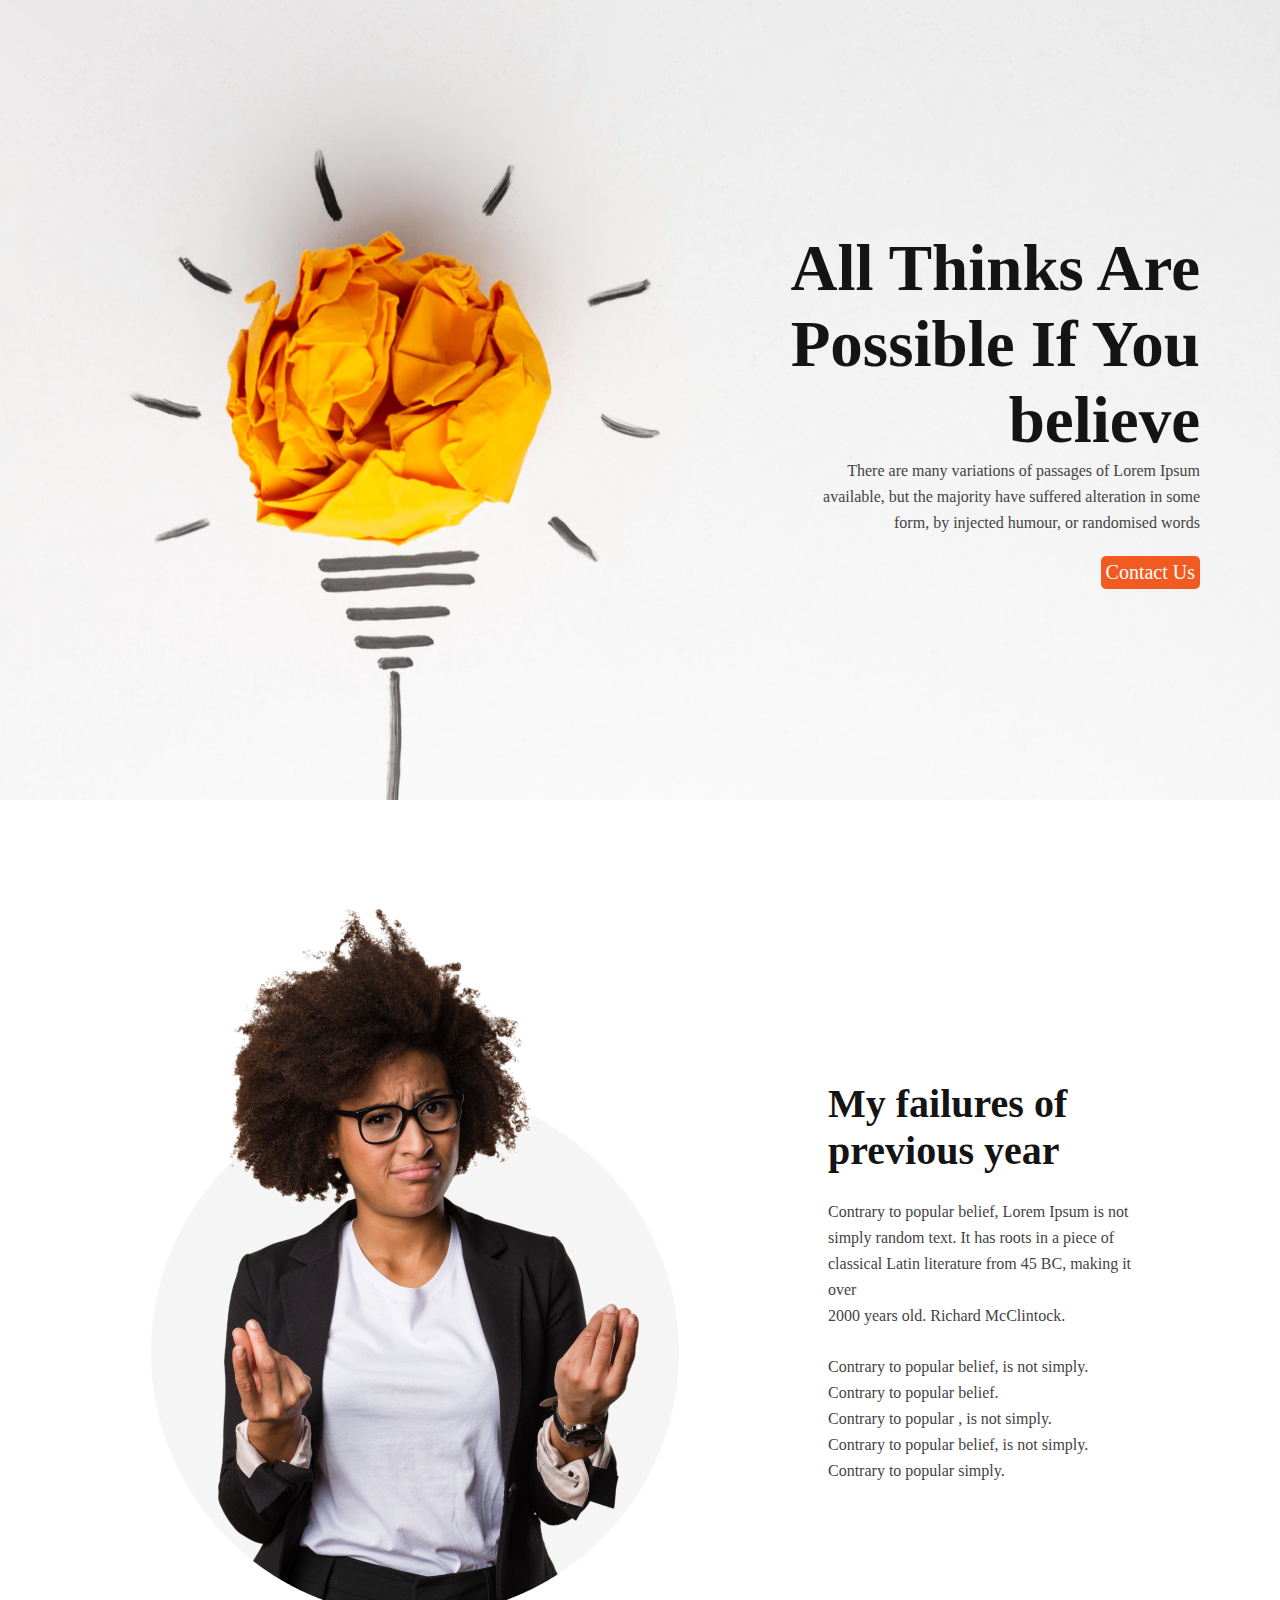
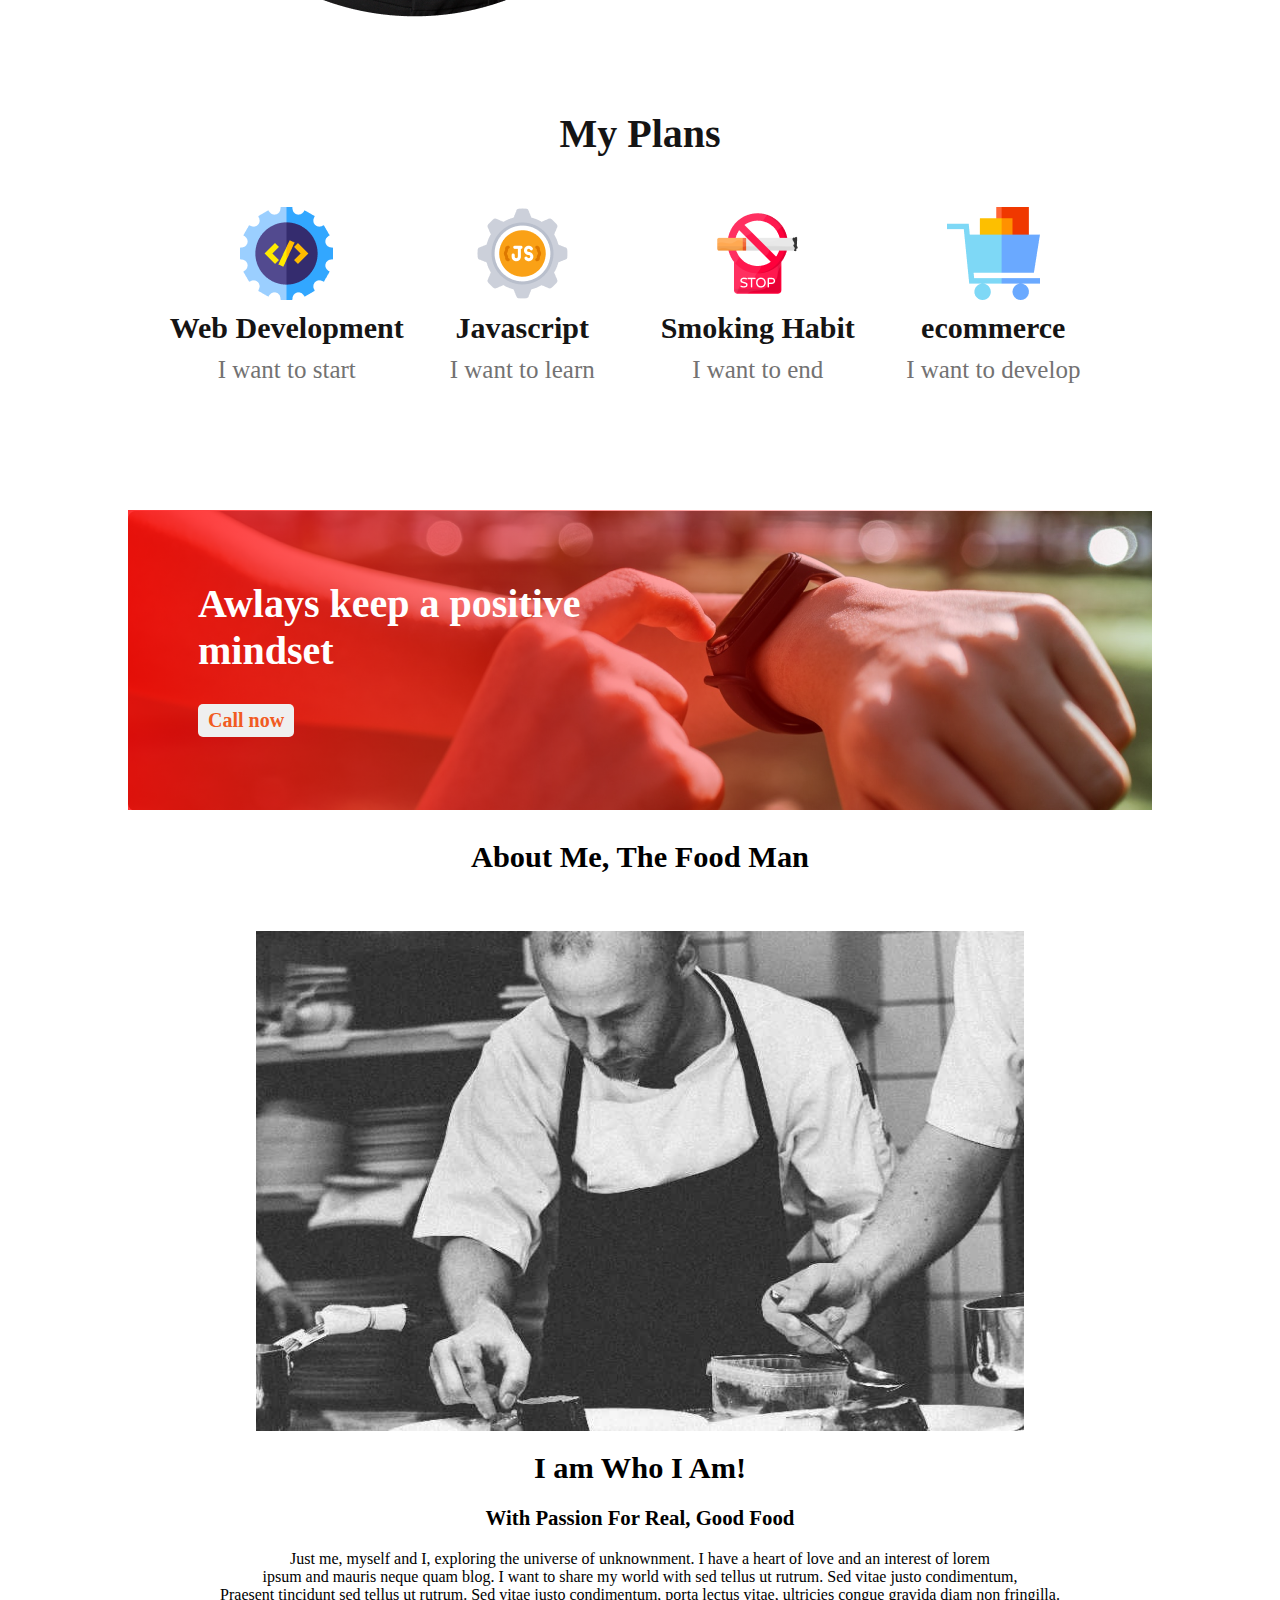
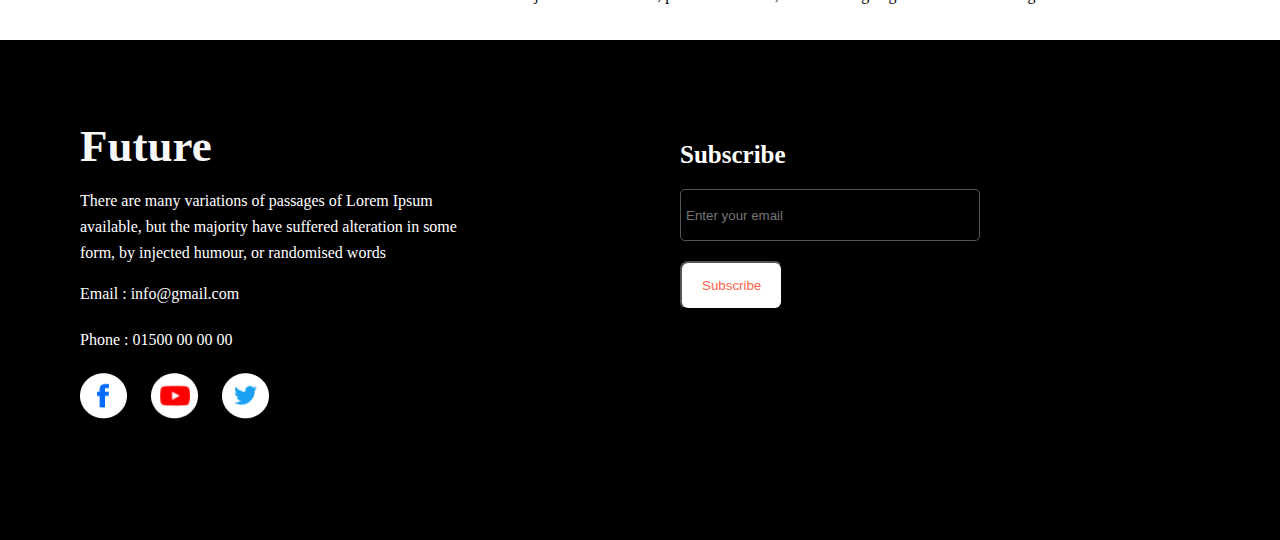
<file: index.html>
<!DOCTYPE html>
<html lang="en">
<head>
    <link rel="stylesheet" href="https://cdnjs.cloudflare.com/ajax/libs/font-awesome/6.2.1/css/all.min.css" integrity="sha512-MV7K8+y+gLIBoVD59lQIYicR65iaqukzvf/nwasF0nqhPay5w/9lJmVM2hMDcnK1OnMGCdVK+iQrJ7lzPJQd1w==" crossorigin="anonymous" referrerpolicy="no-referrer" />
    <link rel="stylesheet" href="./style.css">
    <meta charset="UTF-8">
    <meta http-equiv="X-UA-Compatible" content="IE=edge">
    <meta name="viewport" content="width=device-width, initial-scale=1.0">
    <title>assignment-1</title>
    
</head>
<body>
    <header>
        <div class="header-text">
                <h1 class="header-title">All Thinks Are<br> Possible If You<br> believe</h1>
                <p class="header-description">There are many variations of passages of Lorem Ipsum <br>available, but the majority have suffered alteration in some<br> form, by injected humour, or randomised words</p>
                <button class="header-btn" type="submit">Contact Us</button>
        </div>
    </header>


    <main>
        <section class="main-section">
            <h2 class="main-section-title"> My failures of<br> previous year</h2>
            <p class="main-section-description">Contrary to popular belief, Lorem Ipsum is not <br>simply random text. It has roots in a piece of <br>classical Latin literature from 45 BC, making it over <br>2000 years old. Richard McClintock.</p>
            <h5 class="main-list"> <span><i class="fa-solid fa-check"></i></span> Contrary to popular belief, is not simply.</h5>
            <h5 class="main-list"> <span><i class="fa-solid fa-check"></i></span> Contrary to popular belief.</h5>
            <h5 class="main-list"><span><i class="fa-solid fa-check"></i></span> Contrary to popular , is not simply.</h5>
            <h5 class="main-list"> <span><i class="fa-solid fa-check"></i></span> Contrary to popular belief, is not simply.</h5>
            <h5 class="main-list"> <span><i class="fa-solid fa-check"></i></span> Contrary to popular simply.</h5>
        </section>
    </main>

    <section class="plan-section">
        <h1 class="plan-title">My Plans</h1>
        <div class="plan-section-contain">
            <div class="plan-project">
                <img src="./images/icons/web.png">
                <h1>Web Development</h1>
                <p>I want to start</p>
            </div>
            <div class="plan-project">
                <img src="./images/icons/js.png">
                <h1>Javascript</h1>
                <p>I want to learn</p>
            </div>
            <div class="plan-project">
                <img src="./images/icons/smoke.png">
                <h1>Smoking Habit</h1>
                <p>I want to end</p>
            </div>
            <div class="plan-project">
                <img src="./images/icons/ecom.png">
                <h1>ecommerce</h1>
                <p>I want to develop</p>
            </div>
        </div>
    </section>

    <div class="plan-contact">
        <h1 class="plan-contact-title" >Awlays keep a positive<br> mindset</h1>
        <button class="contact-btn" type="submit">Call now</button>
    </div>
      
    <section class="food">
            <h1 class="food-title">About Me, The Food Man</h1><br><br>
            <div class="food-img-contain">
                <img class="food-img" src="./images/food-man.jpg">
            </div>
           
              <h1 class="food-title">I am Who I Am!</h1>
              <h5 class="food-sub-title">With Passion For Real, Good Food</h5>
              <p class="food-description">Just me, myself and I, exploring the universe of unknownment. I have a heart of love and an interest of lorem<br> ipsum and mauris neque quam blog. I want to share my world with  sed tellus ut rutrum. Sed vitae justo condimentum, <br> Praesent tincidunt sed tellus ut rutrum. Sed vitae justo condimentum, porta lectus vitae, ultricies congue gravida diam non fringilla.
    </section>

    <footer>
        <div>
            <h1 class="footer-title">Future</h1>
            <p class="footer-description">There are many variations of passages of Lorem Ipsum<br> available, but the majority have suffered alteration in some<br> form, by injected humour, or randomised words</p>
            <p class="footer-email">Email : info@gmail.com</p>
            <p class="footer-contact">Phone : 01500 00 00 00</p>
            <img class="footer-icon" src="./images/icons/fb.png">
            <img class="footer-icon" src="./images/icons/youtube.png">
            <img class="footer-icon" src="./images/icons/twitter.png">
        </div>
        <div>
          <form> 
            <h1 class="subscribe">Subscribe</h1>
             <input class="sub-input" type="email" placeholder="Enter your email" required>
            <button class="sub-btn" type="submit">Subscribe</button>
          </form>
        </div>
    </footer>
    
</body>
</html>
</file>
<file: style.css>
*{
    padding:0;
    margin:0;
    box-sizing: border-box;
}
header{
    width:100%;
    height: 800px;
    margin:0 auto;
    padding:80px ;
    background-image: url(./images/banner/banner1.png);
    background-repeat: no-repeat;
}
.header-text{
    width: 100%;
    height: 100%;
    text-align: right;
}
 
.header-title{
    color: #151414;
    text-align: right;
    margin-top:150px;
    font-family: 'Work Sans';
    font-style: normal;
    font-weight: 700;
    font-size: 65px;
    line-height: 76px;
}
.header-description{
    font-family: 'Work Sans';
    font-style: normal;
    font-weight: 400;
    font-size: 16px;
    line-height: 26px;
    text-align: right;
    color: #444343;
}
.header-btn{
    font-family: 'Work Sans';
    font-style: normal;
    font-weight: 400;
    font-size: 20px;
    line-height: 23px;
    text-align: right;
    color: #FFFFFF;
    background-color: #F15B22;
    border:none;
    border-radius:5px;
    padding:5px;
    margin-block:20px;
}

main{
    width: 100%;
    height: 750px;
    margin-block:80px;
}
.main-section{
    width: 80%;
    height: 750px;
    margin:0 auto;
    background-image: url(./images/person.png);
    background-repeat: no-repeat;
    background-position: left;
}
.main-section-title{
    text-align: left;
    padding-left: 700px;
    font-family: 'Work Sans';
    font-style: normal;
    font-weight: 700;
    font-size: 40px;
    line-height: 47px;
    color: #151414;
    padding-top:200px;
}
.main-section .main-list span{
    color:green;
}
.main-section-description{
    font-family: 'Work Sans';
    font-style: normal;
    font-weight: 400;
    font-size: 16px;
    line-height: 26px;
    color: #444343;
    text-align: left;
    padding-left: 700px;
    margin-block: 25px;
}
.main-list{
    font-family: 'Work Sans';
    font-style: normal;
    font-weight: 400;
    font-size: 16px;
    line-height: 26px;
    color: #444343;
    text-align: left;
    padding-left: 700px;
}
/* my plan section */
.plan-section{
    width: 100%;
    height: 400px;
}
.plan-title{
    text-align: center;
    font-family: 'Work Sans';
    font-style: normal;
    font-weight: 700;
    font-size: 40px;
    line-height: 47px;
    color: #151414;
    margin-block:50px;
}
.plan-section-contain{
    width: 80%;
    height: 350px;
    margin:0 auto;
    display: flex;
    justify-content:center;
    flex-wrap: wrap;
}
.plan-section-contain > div{
   width: 23%;
   height: 200px;
}
.plan-project img{
   display: block;
   margin:0 auto;
}
.plan-project h1{
    font-family: 'Work Sans';
    font-style: normal;
    font-weight: 700;
    font-size: 30px;
    line-height: 35px;
    text-align: center;
    color: #151414;
    margin-block:10px;
}
.plan-project p{
    font-family: 'Work Sans';
    font-style: normal;
    font-weight: 500;
    font-size: 25px;
    line-height: 29px;
    text-align: center;
    color: #737272;
    margin-block:10px;
}

.plan-contact{
    width: 80%;
    height: 300px;
    margin:0 auto;
    background-repeat: no-repeat;
    background-position: center;
    padding:70px;
    background: linear-gradient(to left, rgba(184, 10, 10, 0), rgba(255,0,0,0.8)),
    url(./images/watch.png) ;
    margin-bottom: 30px;
}

.plan-contact-title{
    font-family: 'Work Sans';
    font-style: normal;
    font-weight: 700;
    font-size: 40px;
    line-height: 47px;
    color: #FFFFFF;
    
}
.contact-btn{
    font-family: 'Work Sans';
    font-style: normal;
    font-weight: 600;
    font-size: 20px;
    line-height: 23px;
    text-align: center;
    color: #F15B22;
    padding:5px 10px;
    border-radius: 5px;
    margin-block:30px;
    border:none;
}
/* food-section */
.food{
    width: 100%;
    height: 800px;
}
.food-title{
    text-align: center;
    margin-block:20px;
    font-size: 1.9rem;
}
.food-img-contain{
    height: 500px;
    width:60% ;
    margin-inline:auto;
}
.food-img{
    width: 100%;
    height: 100%;
}
.food-sub-title{
    text-align: center;
    font-size: 1.3rem;
}
.food-description{
    text-align: center;
    font-size: 1.2;
    margin-block:20px;
}

/* footer-section */
footer{
    width: 100%;
    height: 500px;
    background-color: black;
    padding:40px;
    display: flex;

}
footer > div{
    width: 50%;
    padding:40px;
}
.footer-title{
    font-family: 'Work Sans';
    font-style: normal;
    font-weight: 700;
    font-size: 45px;
    line-height: 53px;
    color: #F8F8F8;
}
.footer-description{
    font-family: 'Work Sans';
    font-style: normal;
    font-weight: 400;
    font-size: 16px;
    line-height: 26px; 
    color: #FFFFFF;
    margin-block:15px;
}
.footer-email{
    font-family: 'Work Sans';
    font-style: normal;
    font-weight: 400;
    font-size: 16px;
    line-height: 26px; 
    color: #FFFFFF;
    
}
.footer-contact{
    font-family: 'Work Sans';
    font-style: normal;
    font-weight: 400;
    font-size: 16px;
    line-height: 26px;
    color: #FFFFFF;
    margin-block:20px
}
.footer-icon{
    width: 47px;
    height: 46px;
    margin-right: 20px;
}
.subscribe{
    font-family: 'Work Sans';
    font-style: normal;
    font-weight: 600;
    font-size: 25px;
    line-height: 29px;
    color: #FFFFFF;
    margin-block:20px;
}
.sub-input{
    width: 300px;
    height: 52px;
    border-radius: 5px;
    background-color: black;
    border:1px solid rgb(87, 85, 85);
    color:white;
    padding:5px;
}
.sub-btn{
    padding:15px 20px;
    background-color: white;
    display: block;
    margin-block:20px;
    color:tomato;
    border-radius: 8px;
}
</file>
